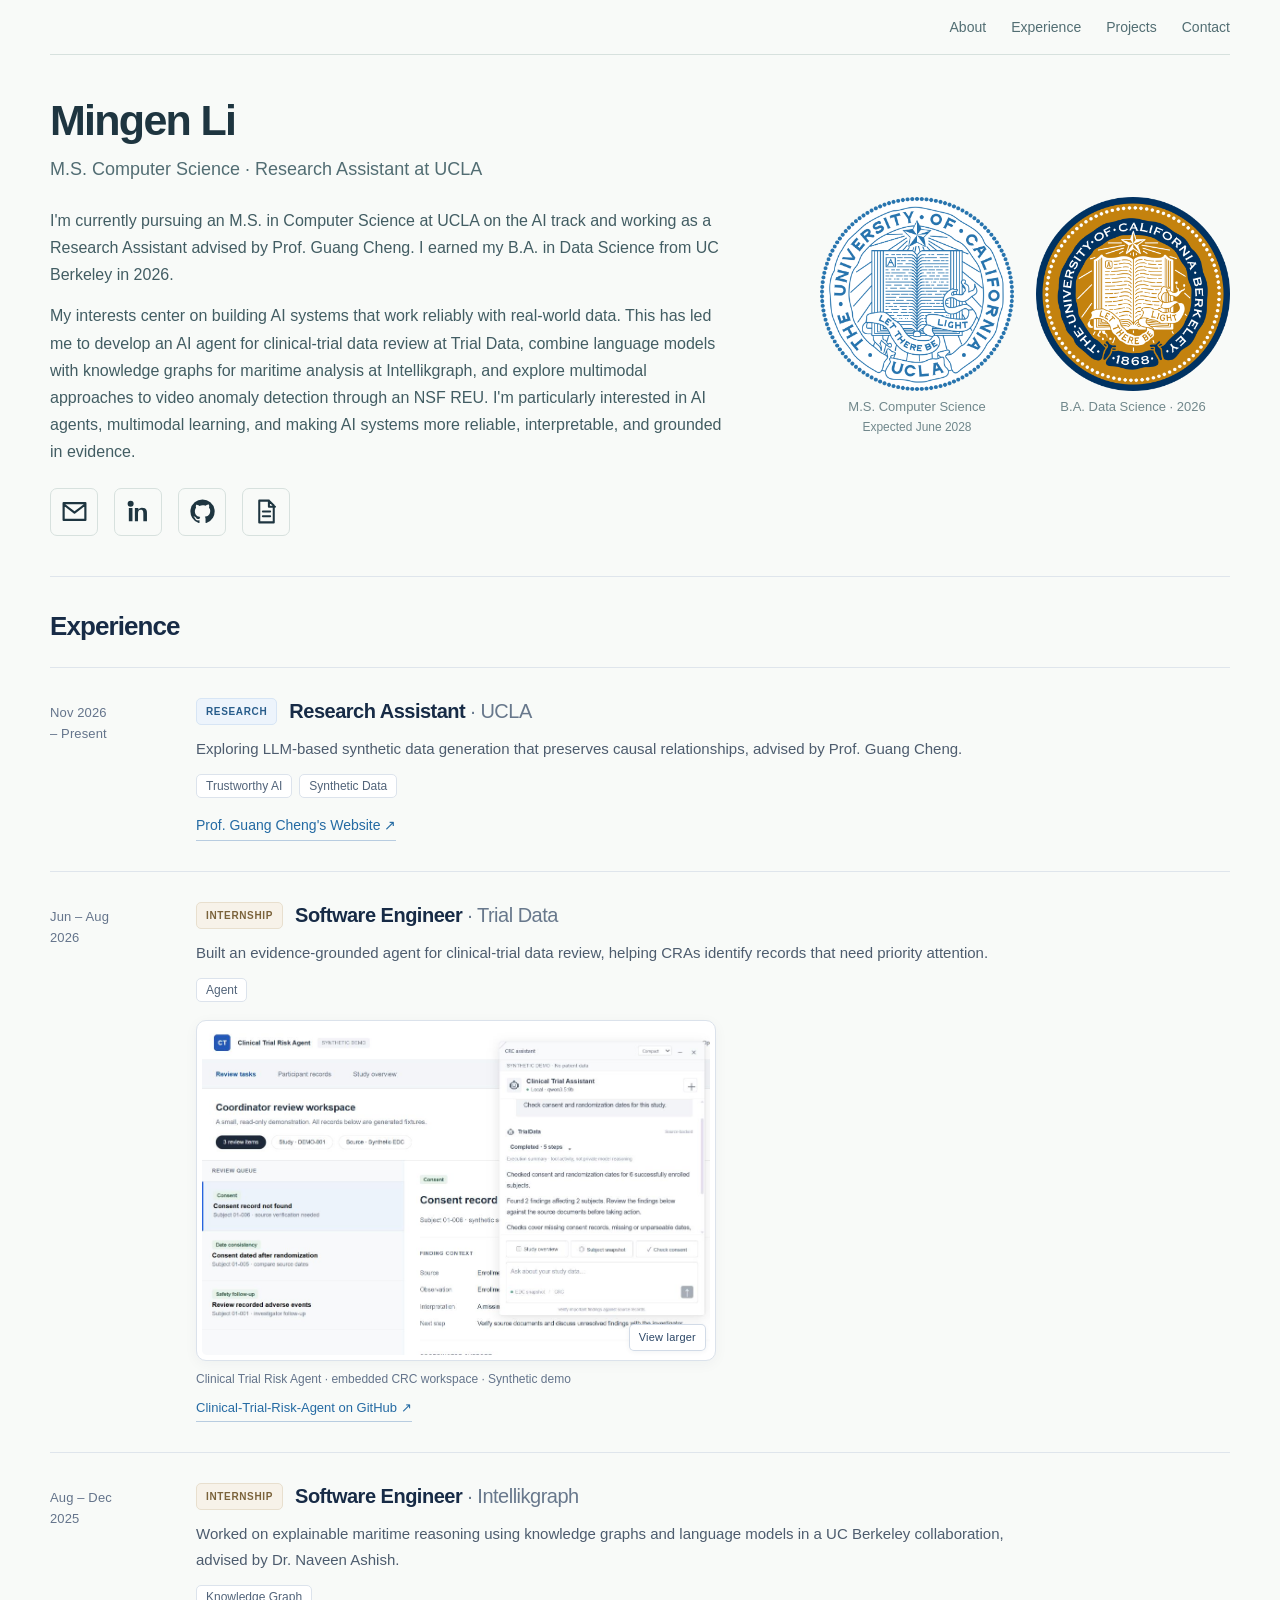
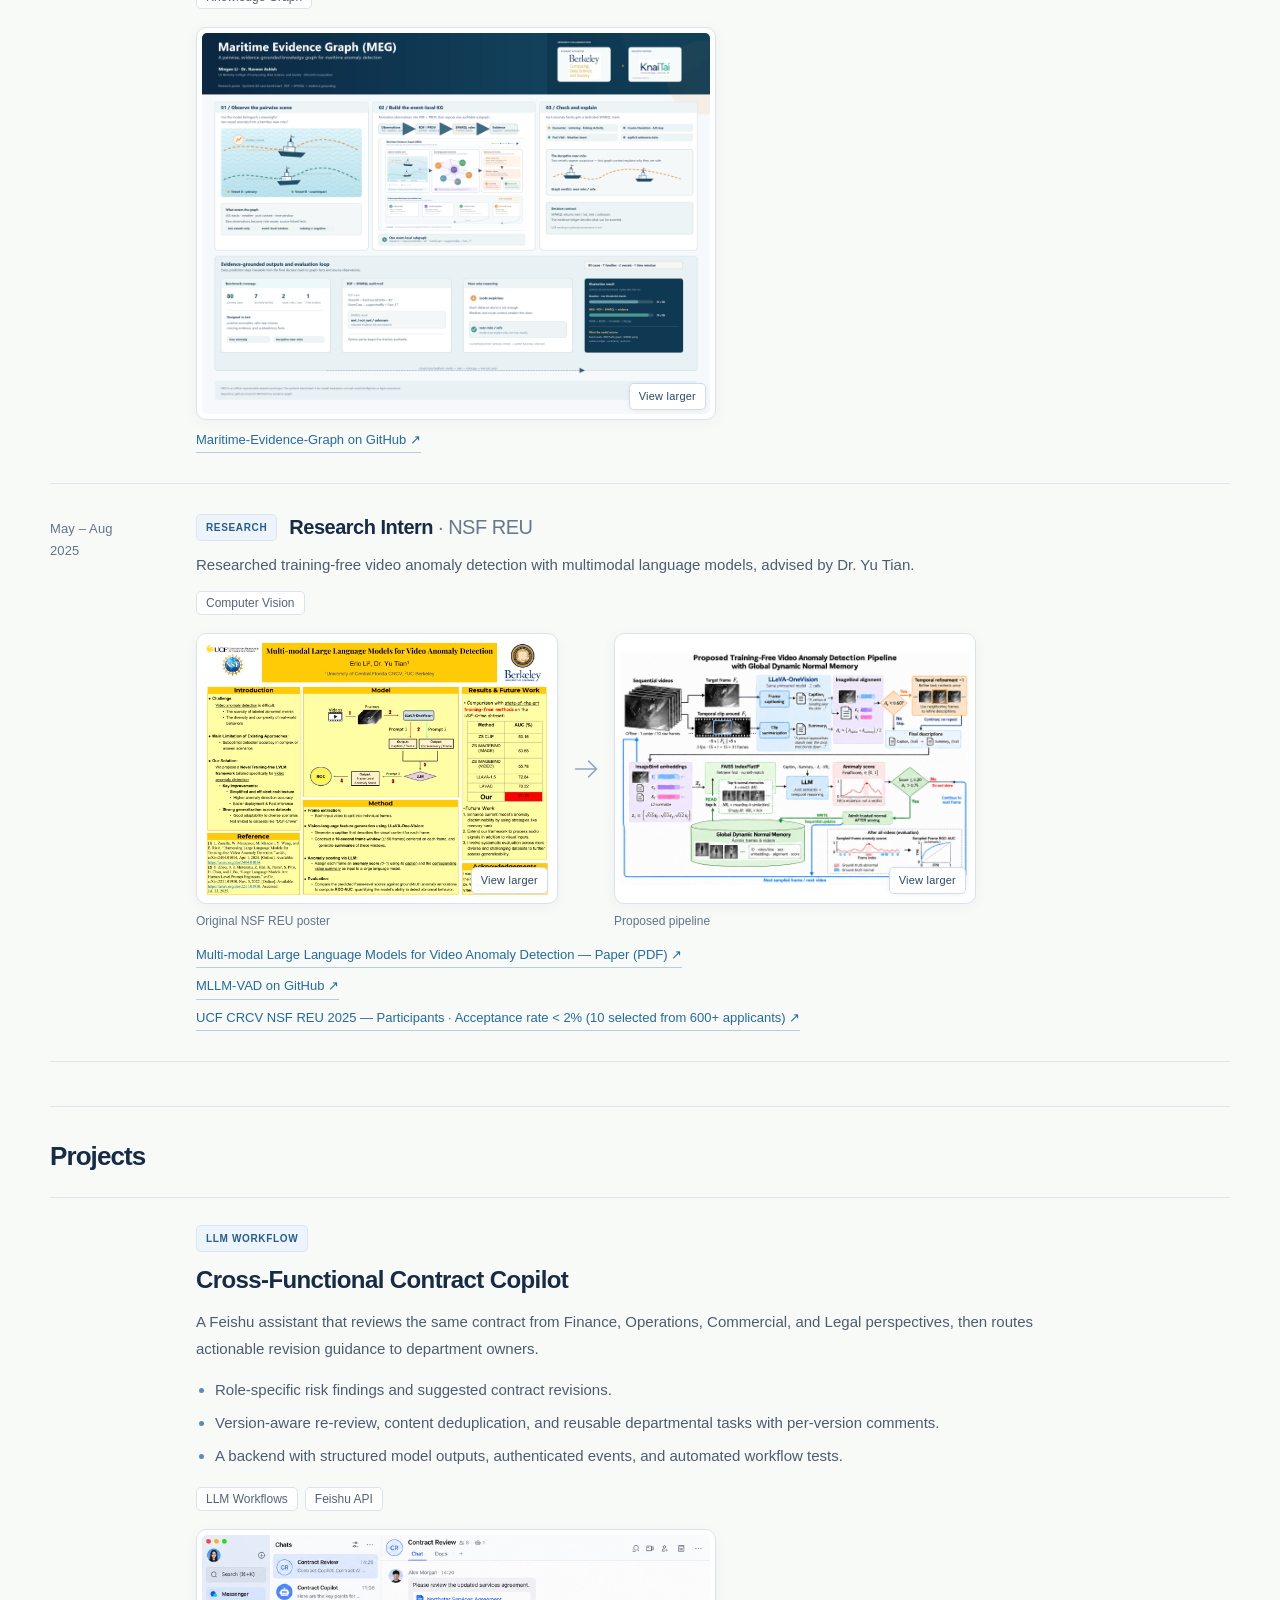
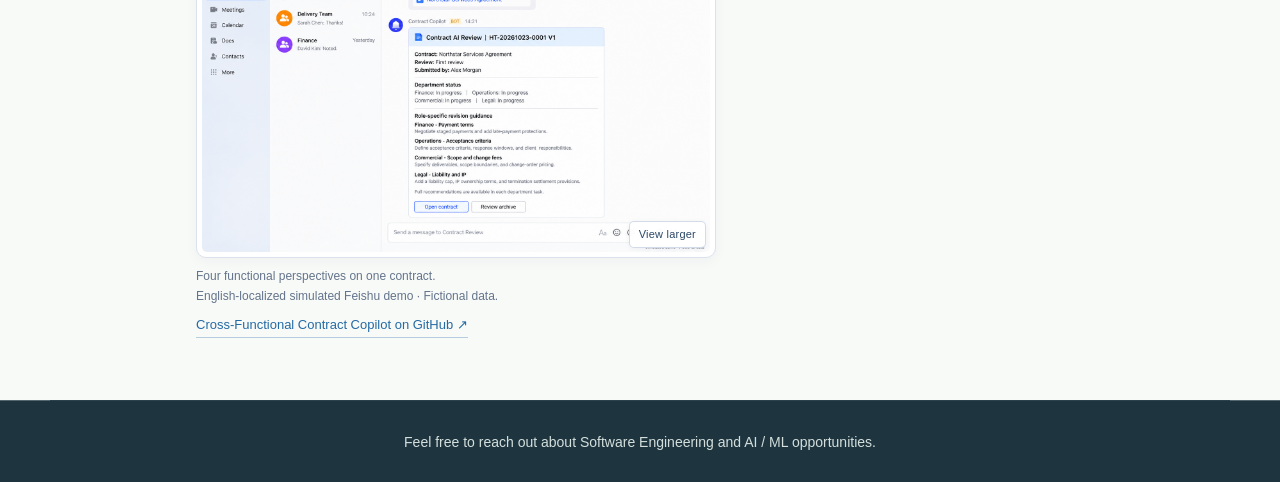
<file: index.html>
<!doctype html>
<html lang="en">
<head>
  <meta charset="utf-8">
  <meta name="viewport" content="width=device-width, initial-scale=1">
  <meta name="theme-color" content="#f8faf8">
  <meta name="description" content="Mingen Li is an M.S. Computer Science student and Research Assistant at UCLA, focused on trustworthy AI and LLM-based synthetic data generation.">
  <meta name="robots" content="index, follow, max-image-preview:large">
  <link rel="canonical" href="https://ericli-88.github.io/">
  <meta property="og:type" content="website">
  <meta property="og:title" content="Mingen Li | AI Research & Engineering">
  <meta property="og:description" content="Mingen Li, UCLA Research Assistant and M.S. Computer Science student. Research interests include trustworthy AI, LLMs, and causally faithful synthetic data generation.">
  <meta property="og:url" content="https://ericli-88.github.io/">
  <title>Mingen Li</title>
  <link rel="stylesheet" href="styles.css?v=20261031-education-date">
  <link rel="stylesheet" href="work-sections.css?v=20261106">
  <script src="script.js" defer></script>
  <script type="application/ld+json">{"@context":"https://schema.org","@type":"Person","name":"Mingen Li","alternateName":"Eric Li","jobTitle":"Research Assistant","url":"https://ericli-88.github.io/","email":"mailto:ericli88@berkeley.edu","sameAs":["https://www.linkedin.com/in/mingen-li/","https://github.com/ericli-88"],"alumniOf":{"@type":"CollegeOrUniversity","name":"University of California, Berkeley"},"affiliation":{"@type":"CollegeOrUniversity","name":"University of California, Los Angeles"},"knowsAbout":["AI agents","Knowledge graphs","Computer vision","Multimodal language models","Trustworthy AI","Causally faithful synthetic data generation"]}</script>
</head>
<body>
  <div class="page">
    <header class="site-header">
      <nav aria-label="Main navigation">
        <a href="#about">About</a>
        <a href="#experience">Experience</a>
        <a href="#projects">Projects</a>
        <a href="#contact">Contact</a>
      </nav>
    </header>

    <main id="top">
      <section class="intro" id="about" aria-labelledby="intro-heading">
        <div class="intro-grid">
          <div class="intro-copy">
            <h1 id="intro-heading">Mingen Li</h1>
            <p class="intro-subtitle">M.S. Computer Science · Research Assistant at UCLA</p>
            <p>I'm currently pursuing an M.S. in Computer Science at UCLA on the AI track and working as a Research Assistant advised by Prof. Guang Cheng. I earned my B.A. in Data Science from UC Berkeley in 2026.</p>
            <p>My interests center on building AI systems that work reliably with real-world data. This has led me to develop an AI agent for clinical-trial data review at Trial Data, combine language models with knowledge graphs for maritime analysis at Intellikgraph, and explore multimodal approaches to video anomaly detection through an NSF REU. I'm particularly interested in AI agents, multimodal learning, and making AI systems more reliable, interpretable, and grounded in evidence.</p>
      <div class="contact-icons" id="contact" aria-label="Contact and profile links">
        <a href="mailto:ericli88@berkeley.edu" aria-label="Email ericli88@berkeley.edu" title="Email"><svg viewBox="0 0 24 24" aria-hidden="true"><path d="M3 5h18v14H3zM3 6l9 7 9-7" fill="none" stroke="currentColor" stroke-width="1.8" stroke-linecap="round" stroke-linejoin="round"/></svg></a>
        <a href="https://www.linkedin.com/in/mingen-li/" target="_blank" rel="noopener noreferrer" aria-label="Mingen Li on LinkedIn" title="LinkedIn"><svg viewBox="0 0 24 24" aria-hidden="true"><path fill="currentColor" d="M5.5 3a2.5 2.5 0 1 0 0 5 2.5 2.5 0 0 0 0-5ZM4 9h3v11H4V9Zm5 0h2.88v1.5h.04c.4-.76 1.39-1.68 2.86-1.68C17.84 8.82 19 10.34 19 13.1V20h-3v-6.12c0-1.46-.03-3.34-2.04-3.34-2.04 0-2.36 1.59-2.36 3.23V20H9V9Z"/></svg></a>
        <a href="https://github.com/ericli-88" target="_blank" rel="noopener noreferrer" aria-label="Mingen Li on GitHub" title="GitHub"><svg viewBox="0 0 24 24" aria-hidden="true"><path fill="currentColor" d="M12 2a10 10 0 0 0-3.16 19.49c.5.09.68-.22.68-.48v-1.69c-2.77.6-3.36-1.18-3.36-1.18-.45-1.15-1.1-1.46-1.1-1.46-.9-.61.07-.6.07-.6 1 .07 1.53 1.03 1.53 1.03.89 1.52 2.34 1.08 2.91.83.09-.65.35-1.08.63-1.33-2.21-.25-4.53-1.1-4.53-4.94 0-1.09.39-1.98 1.03-2.68-.1-.25-.45-1.27.1-2.64 0 0 .84-.27 2.75 1.02A9.56 9.56 0 0 1 12 6.84c.85 0 1.71.11 2.51.34 1.91-1.29 2.75-1.02 2.75-1.02.55 1.37.2 2.39.1 2.64.64.7 1.03 1.59 1.03 2.68 0 3.85-2.32 4.69-4.54 4.94.36.31.68.92.68 1.85v2.74c0 .27.18.58.69.48A10 10 0 0 0 12 2Z"/></svg></a>
        <a href="assets/mingen-li-resume.pdf?v=19a217b6761e" target="_blank" rel="noopener" aria-label="Open Mingen Li's resume PDF" title="Resume"><svg viewBox="0 0 24 24" aria-hidden="true"><path d="M6 3h8l4 4v14H6zM14 3v5h5M9 12h6M9 16h6" fill="none" stroke="currentColor" stroke-width="1.7" stroke-linecap="round" stroke-linejoin="round"/></svg></a>
      </div>
          </div>
          <aside class="intro-side" aria-label="Education">
            <div class="education-marks" aria-label="Education">
              <div class="school-mark"><img class="mark-image" src="assets/ucla-seal.png" alt="UCLA seal" width="1280" height="1280" decoding="async"><span class="school-label">M.S. Computer Science<span class="school-date">Expected June 2028</span></span></div>
              <div class="school-mark"><img class="mark-image" src="assets/berkeley-seal.png" alt="UC Berkeley seal" width="666" height="666" decoding="async"><span class="school-label">B.A. Data Science · 2026</span></div>
            </div>
          </aside>
        </div>
      </section>

      <section class="content-section" id="experience" aria-labelledby="experience-heading">
        <h2 id="experience-heading">Experience</h2>
        <div class="experience-list">
          <article class="experience-row" data-kind="research">
            <div class="date-range">Nov 2026<br>– Present</div>
            <div class="experience-detail">
              <div class="experience-title-line"><span class="experience-type">Research</span><h3>Research Assistant <span>· UCLA</span></h3></div>
              <p>Exploring LLM-based synthetic data generation that preserves causal relationships, advised by Prof. Guang Cheng.</p>
              <div class="keyword-row" aria-label="Focus areas"><span class="keyword-chip">Trustworthy AI</span><span class="keyword-chip">Synthetic Data</span></div>
              <p class="experience-links" style="margin-top:12px"><a class="report-link" href="https://people.stat.ucla.edu/guangcheng/2.html" target="_blank" rel="noopener noreferrer">Prof. Guang Cheng's Website ↗</a></p>
            </div>
          </article>
          <article class="experience-row" data-kind="internship">
            <div class="date-range">Jun – Aug<br>2026</div>
            <div class="experience-detail">
              <div class="experience-title-line"><span class="experience-type">Internship</span><h3>Software Engineer <span>· Trial Data</span></h3></div>
              <p>Built an evidence-grounded agent for clinical-trial data review, helping CRAs identify records that need priority attention.</p>
              <div class="keyword-row" aria-label="Focus area"><span class="keyword-chip">Agent</span></div>
              <figure class="experience-media">
                <button class="media-preview" type="button" data-lightbox-src="assets/trial-data-workspace-chat.jpg" data-lightbox-caption="Clinical Trial Risk Agent · embedded CRC workspace · Synthetic demo" aria-label="Enlarge the Trial Data agent screenshot"><img src="assets/trial-data-workspace-chat.jpg" alt="Clinical Trial Risk Agent main coordinator workspace with a compact assistant window answering a user's consent and randomization date question using synthetic study records" width="1099" height="712" loading="lazy" decoding="async"><span class="zoom-hint" aria-hidden="true">View larger</span></button>
                <figcaption><span>Clinical Trial Risk Agent · embedded CRC workspace · Synthetic demo</span><span class="experience-links"><a href="https://github.com/ericli-88/Clinical-Trial-Risk-Agent" target="_blank" rel="noopener noreferrer">Clinical-Trial-Risk-Agent on GitHub &#8599;</a></span></figcaption>
              </figure>
            </div>
          </article>
          <article class="experience-row" data-kind="internship">
            <div class="date-range">Aug – Dec<br>2025</div>
            <div class="experience-detail">
              <div class="experience-title-line"><span class="experience-type">Internship</span><h3>Software Engineer <span>· Intellikgraph</span></h3></div>
              <p>Worked on explainable maritime reasoning using knowledge graphs and language models in a UC Berkeley collaboration, advised by Dr. Naveen Ashish.</p>
              <div class="keyword-row" aria-label="Focus area"><span class="keyword-chip">Knowledge Graph</span></div>
              <figure class="experience-media">
                <button class="media-preview" type="button" data-lightbox-src="assets/maritime-evidence-graph-poster.png" aria-label="Enlarge the Maritime Evidence Graph poster"><img src="assets/maritime-evidence-graph-poster.png" alt="Maritime Evidence Graph research poster" width="4800" height="3600" loading="lazy" decoding="async"><span class="zoom-hint" aria-hidden="true">View larger</span></button>
                <figcaption class="experience-links maritime-repo-link"><a href="https://github.com/ericli-88/Maritime-Evidence-Graph" target="_blank" rel="noopener noreferrer">Maritime-Evidence-Graph on GitHub ↗</a></figcaption>
              </figure>
            </div>
          </article>
          <article class="experience-row" data-kind="research">
            <div class="date-range">May – Aug<br>2025</div>
            <div class="experience-detail">
              <div class="experience-title-line"><span class="experience-type">Research</span><h3>Research Intern <span>· NSF REU</span></h3></div>
              <p>Researched training-free video anomaly detection with multimodal language models, advised by Dr. Yu Tian.</p>
              <div class="keyword-row" aria-label="Focus area"><span class="keyword-chip">Computer Vision</span></div>
              <figure class="experience-media reu-media" aria-label="Original NSF REU poster and proposed pipeline">
                <div class="reu-gallery">
                  <figure class="reu-figure">
                    <button class="media-preview" type="button" data-lightbox-src="assets/reu-poster.png" data-lightbox-caption="Video Anomaly Detection · Original NSF REU poster (2025)" aria-label="Enlarge the original NSF REU poster"><img src="assets/reu-poster.png" alt="Original yellow NSF REU poster: Multi-modal Large Language Models for Video Anomaly Detection" width="4800" height="3600" loading="lazy" decoding="async"><span class="zoom-hint" aria-hidden="true">View larger</span></button>
                    <figcaption>Original NSF REU poster</figcaption>
                  </figure>
                  <svg class="reu-progression" viewBox="0 0 32 32" role="img" aria-label="From the original REU project to the proposed pipeline"><path d="M4 16h23M19 7l9 9-9 9" fill="none" stroke="currentColor" stroke-width="1.8" stroke-linecap="round" stroke-linejoin="round"/></svg>
                  <figure class="reu-figure">
                    <button class="media-preview" type="button" data-lightbox-src="assets/reu-proposed-pipeline.png" data-lightbox-caption="Proposed Training-Free Video Anomaly Detection Pipeline with Global Dynamic Normal Memory" aria-label="Enlarge the proposed video anomaly detection pipeline"><img src="assets/reu-proposed-pipeline.png" alt="Proposed video anomaly detection architecture with LLaVA-OneVision, ImageBind alignment, one-shot refinement, and global dynamic normal memory" width="1536" height="1024" loading="lazy" decoding="async"><span class="zoom-hint" aria-hidden="true">View larger</span></button>
                    <figcaption>Proposed pipeline</figcaption>
                  </figure>
                </div>
                <figcaption class="experience-links reu-links"><a href="assets/ov-lavad-paper.pdf" target="_blank" rel="noopener">Multi-modal Large Language Models for Video Anomaly Detection — Paper (PDF) ↗</a><a href="https://github.com/ericli-88/MLLM-VAD" target="_blank" rel="noopener noreferrer">MLLM-VAD on GitHub ↗</a><a href="https://www.crcv.ucf.edu/nsf-projects/reu/reu-2025/#reu-2025-participants" target="_blank" rel="noopener noreferrer">UCF CRCV NSF REU 2025 — Participants · Acceptance rate &lt; 2% (10 selected from 600+ applicants) ↗</a></figcaption>
              </figure>
            </div>
          </article>
        </div>
      </section>

      <section class="content-section projects-section" id="projects" aria-labelledby="projects-heading">
        <h2 id="projects-heading">Projects</h2>
        <article class="project-card" aria-labelledby="contract-copilot-heading">
          <div class="project-copy">
            <span class="experience-type">LLM Workflow</span>
            <h3 id="contract-copilot-heading">Cross-Functional Contract Copilot</h3>
            <p>A Feishu assistant that reviews the same contract from Finance, Operations, Commercial, and Legal perspectives, then routes actionable revision guidance to department owners.</p>
            <ul class="project-highlights">
              <li>Role-specific risk findings and suggested contract revisions.</li>
              <li>Version-aware re-review, content deduplication, and reusable departmental tasks with per-version comments.</li>
              <li>A backend with structured model outputs, authenticated events, and automated workflow tests.</li>
            </ul>
            <div class="keyword-row" aria-label="Project technologies"><span class="keyword-chip">LLM Workflows</span><span class="keyword-chip">Feishu API</span></div>
          </div>
          <figure class="project-media experience-media">
            <button class="media-preview" type="button" data-lightbox-src="assets/contract-copilot-feishu.png" data-lightbox-caption="Cross-Functional Contract Copilot · English-localized simulated Feishu desktop demo with fictional data" aria-label="Enlarge the Contract Copilot Feishu demo"><img src="assets/contract-copilot-feishu.png" alt="English-localized Feishu desktop demo showing Contract Copilot recommending contract revisions for Finance, Operations, Commercial, and Legal in a group chat" width="1586" height="992" loading="lazy" decoding="async"><span class="zoom-hint" aria-hidden="true">View larger</span></button>
            <figcaption><span>Four functional perspectives on one contract.<br>English-localized simulated Feishu demo · Fictional data.</span><span class="experience-links"><a href="https://github.com/ericli-88/cross-functional-contract-copilot" target="_blank" rel="noopener noreferrer">Cross-Functional Contract Copilot on GitHub ↗</a></span></figcaption>
          </figure>
        </article>
      </section>

    </main>

    <footer>

      <p>Feel free to reach out about Software Engineering and AI / ML opportunities.</p>
    </footer>
  </div>
  <dialog class="lightbox" id="media-lightbox" aria-labelledby="lightbox-caption">
    <button class="lightbox-close" type="button" aria-label="Close image viewer">×</button>
    <figure>
      <div class="lightbox-toolbar" aria-label="Image zoom controls">
        <button type="button" data-zoom="out" aria-label="Zoom out">−</button>
        <label class="zoom-input"><input id="zoom-level" type="number" min="50" max="800" step="10" value="100" inputmode="numeric" aria-label="Zoom percentage"><span aria-hidden="true">%</span></label>
        <button type="button" data-zoom="in" aria-label="Zoom in">+</button>
        <button class="zoom-reset" type="button" data-zoom="reset">Reset</button>
      </div>
      <div class="lightbox-stage" id="lightbox-stage" aria-label="Zoomable image. Use the controls, mouse wheel, or double click to zoom; drag to inspect details.">
        <img id="lightbox-image" alt="" draggable="false">
      </div>
      <figcaption id="lightbox-caption"></figcaption>
    </figure>
  </dialog>
</body>
</html>
</file>
<file: styles.css>
:root{--bg:#f8faf8;--ink:#1e3540;--muted:#70878b;--line:#d7e1de;--link:#286f7a}*{box-sizing:border-box}html{scroll-behavior:smooth}body{margin:0;background:var(--bg);color:var(--ink);font-family:Arial,Helvetica,sans-serif;-webkit-font-smoothing:antialiased}a{color:var(--link);text-decoration:none}a:hover{text-decoration:underline}.page{width:min(100% - 48px,940px);margin:0 auto}.site-header{display:flex;align-items:center;justify-content:space-between;gap:24px;padding:29px 0;border-bottom:1px solid var(--line)}.site-name{font-size:18px;font-weight:700;color:var(--ink)}.site-header nav{display:flex;flex-wrap:wrap;gap:25px}.site-header nav a{font-size:14px;color:#526e73}.intro{padding:66px 0 64px}.intro h1{font-size:43px;letter-spacing:-.04em;line-height:1.1;margin:0 0 10px}.intro-subtitle{font-size:18px!important;color:#526d73!important;margin:0 0 25px!important}.intro>p{max-width:750px;font-size:17px;line-height:1.75;color:#425d63;margin:0 0 15px}.intro .internship-note{font-size:15px;color:#517780;margin-top:18px}.intro-links{display:flex;flex-wrap:wrap;gap:23px;margin-top:25px;font-size:15px}.intro-links a,.report-link{border-bottom:1px solid #9ebabe;padding-bottom:3px}.content-section{border-top:1px solid var(--line);padding:42px 0 51px}.content-section h2{font-size:26px;letter-spacing:-.025em;margin:0 0 25px}.experience-list{border-top:1px solid var(--line)}.experience-row{display:grid;grid-template-columns:95px minmax(0,1fr) 90px;gap:20px;border-bottom:1px solid var(--line);padding:26px 0}.year{color:#678d90;font-size:15px;font-weight:700;padding-top:4px}.experience-detail h3{font-size:20px;letter-spacing:-.025em;margin:0 0 12px}.experience-detail h3 span{font-weight:400;color:#688085}.experience-detail p{font-size:15px;line-height:1.65;color:#6c8184;margin:0;max-width:685px}.category{color:#889ca0;font-size:13px;text-align:right;padding-top:5px}.research-section{padding-bottom:56px}.research-heading{display:flex;justify-content:space-between;align-items:start;gap:30px;margin-bottom:24px}.research-heading h3{font-size:20px;line-height:1.35;margin:0 0 7px}.research-heading p{font-size:14px;color:var(--muted);margin:0}.report-link{white-space:nowrap;font-size:14px;margin-top:4px}.poster{margin:0}.poster>a{display:block;border:1px solid var(--line);background:#fff;line-height:0}.poster img{display:block;width:100%;height:auto}.poster figcaption{color:#819396;font-size:12px;margin-top:10px}footer{display:flex;justify-content:space-between;gap:20px;border-top:1px solid var(--line);padding:26px 0 42px;color:#8ca0a2;font-size:13px}section[id],footer[id]{scroll-margin-top:20px}@media(max-width:700px){.page{width:min(100% - 34px,940px)}.site-header{align-items:start;flex-direction:column;gap:19px}.site-header nav{gap:15px}.site-header nav a{font-size:13px}.intro{padding:49px 0 55px}.intro h1{font-size:37px}.intro-subtitle{font-size:16px!important}.intro>p{font-size:15px}.content-section{padding:35px 0 42px}.content-section h2{font-size:24px}.experience-row{grid-template-columns:53px minmax(0,1fr);gap:12px;padding:23px 0}.experience-detail h3{font-size:18px}.experience-detail p{font-size:14px}.category{display:none}.research-heading{display:block}.research-heading h3{font-size:18px}.report-link{display:inline-block;margin-top:18px}footer{flex-direction:column;gap:8px}}
.poster-intro{margin:-13px 0 25px;color:var(--muted);font-size:13px}.poster-grid{display:grid;grid-template-columns:repeat(2,minmax(0,1fr));gap:30px}.poster-item{min-width:0}.poster-item h3{font-size:18px;line-height:1.35;margin:0 0 6px}.poster-item>p{font-size:13px;color:var(--muted);margin:0 0 15px}.poster-image{display:block;border:1px solid var(--line);background:#fff;line-height:0}.poster-image:hover{border-color:#8bb1b4}.poster-image img{display:block;width:100%;height:auto}.poster-item .report-link{display:inline-block;margin-top:13px;font-size:13px;white-space:normal}.research-section{padding-bottom:52px}
@media(max-width:700px){.poster-grid{grid-template-columns:1fr;gap:37px}.poster-item h3{font-size:17px}.poster-item .report-link{margin-top:12px}}

/* Education, contact icons, and work samples live with their relevant sections. */
.education-marks{display:flex;flex-wrap:wrap;gap:24px;margin:27px 0 0}
.school-mark{display:flex;flex-direction:column;align-items:center;gap:7px;min-width:0;text-align:center}
.mark-image{display:block;width:100%;height:auto;aspect-ratio:1;object-fit:contain}
.school-label{font-size:12px;color:var(--muted)}
.intro-links{align-items:center;gap:12px;margin-top:28px}
.intro-links .icon-link{display:inline-flex;align-items:center;gap:8px;min-height:39px;padding:7px 11px;border:1px solid var(--line);border-radius:4px;color:var(--ink);font-size:13px;white-space:nowrap}
.intro-links a.icon-link:hover{border-color:#8bb1b4;background:#eef5f3;text-decoration:none}
.icon-link svg{width:21px;height:21px;flex:none}
.intro-links .icon-placeholder{color:#8ba0a3;cursor:default}
.intro-links .resume-link{margin-left:5px;font-size:13px;white-space:nowrap}
.experience-media{margin:21px 0 0;max-width:640px}
.experience-media>a{display:block;line-height:0;border:1px solid var(--line);background:#fff}
.experience-media>a:hover{border-color:#8bb1b4}
.experience-media img{display:block;width:100%;height:auto}
.experience-media figcaption{display:flex;align-items:baseline;justify-content:space-between;flex-wrap:wrap;gap:7px 18px;margin-top:9px;font-size:12px;line-height:1.5;color:#819396}
.experience-media figcaption a{font-size:13px;border-bottom:1px solid #9ebabe;padding-bottom:2px}
.experience-links{display:flex;flex-wrap:wrap;justify-content:flex-end;gap:7px 16px}
.experience-media figcaption.maritime-repo-link{justify-content:flex-end}
@media(max-width:700px){.education-marks{gap:16px}.mark-image{width:155px;height:89px}.school-label{font-size:11px}.intro-links{gap:9px}.intro-links .icon-link{font-size:12px}.intro-links .resume-link{margin-left:0}.experience-media{margin-top:18px}}
@media(max-width:390px){.mark-image{width:137px;height:78px}}

/* Denser desktop composition: biography on the left, education and links on the right. */
.page{width:min(100% - 64px,1180px)}
.site-header{padding:19px 0}
.intro{padding:42px 0 40px}
.intro-grid{display:grid;grid-template-columns:minmax(0,1.35fr) minmax(390px,.9fr);gap:64px;align-items:start}
.intro-copy>p{max-width:680px;font-size:16px;line-height:1.7;color:#425d63;margin:0 0 14px}
.intro-copy .intro-subtitle{font-size:18px!important;margin:0 0 22px!important}
.intro-copy .internship-note{font-size:15px;margin-top:17px}
.intro-side{padding-top:5px}
.education-marks{display:grid;grid-template-columns:repeat(2,minmax(0,1fr));gap:18px;margin:0}
.school-mark{gap:7px}
.mark-image{width:100%;height:auto;aspect-ratio:1}
.intro-links{display:grid;grid-template-columns:repeat(2,minmax(0,1fr));gap:10px;margin-top:22px}
.intro-links .email-link{grid-column:1/-1}
.intro-links .icon-link{justify-content:flex-start;width:100%;min-height:40px;padding:8px 10px}
.content-section{padding:34px 0 44px}
.experience-row{grid-template-columns:82px minmax(0,1fr) 88px;gap:22px;padding:28px 0}
.experience-detail p{max-width:850px}
.experience-media{max-width:860px;margin-top:19px}
footer{display:flex;flex-direction:column;align-items:center;justify-content:center;gap:15px;margin-top:18px;padding:34px 0 32px;border:0;background:var(--ink);box-shadow:0 0 0 100vmax var(--ink);clip-path:inset(0 -100vmax);color:#e7efed}
.contact-icons{display:flex;align-items:center;justify-content:center;gap:19px}
.contact-icons a,.contact-icons>span{display:grid;place-items:center;width:48px;height:48px;border:1px solid rgba(255,255,255,.24);border-radius:7px;color:#f8faf8}
.contact-icons a:hover{background:rgba(255,255,255,.1);border-color:rgba(255,255,255,.55);text-decoration:none}
.contact-icons>span{color:#91a4a5;cursor:default}
.contact-icons svg{width:29px;height:29px}
footer p{margin:0;color:#d4dfdc;font-size:14px}
@media(max-width:900px){.page{width:min(100% - 40px,760px)}.intro{padding:38px 0 36px}.intro-grid{grid-template-columns:1fr;gap:30px}.intro-copy>p{max-width:720px}.intro-side{padding-top:0}.education-marks{max-width:470px}.intro-links{max-width:470px}.experience-row{grid-template-columns:64px minmax(0,1fr) 78px;gap:16px}.experience-media{max-width:none}}
@media(max-width:700px){.page{width:min(100% - 30px,940px)}.site-header{padding:18px 0}.intro{padding:34px 0 32px}.intro-grid{gap:26px}.intro-copy>p{font-size:15px}.education-marks{gap:12px}.mark-image{width:100%;height:auto}.intro-links{grid-template-columns:1fr 1fr;gap:8px;margin-top:18px}.intro-links .email-link{grid-column:1/-1}.content-section{padding:30px 0 36px}.experience-row{grid-template-columns:49px minmax(0,1fr);gap:11px;padding:23px 0}footer{margin-top:8px;padding:29px 0 27px}.contact-icons{gap:13px}.contact-icons a,.contact-icons>span{width:44px;height:44px}.contact-icons svg{width:26px;height:26px}footer p{font-size:13px;text-align:center}}

/* Revised intro, experience labels, and in-page media viewer. */
.site-header{justify-content:flex-end}
.intro-grid{grid-template-columns:minmax(0,1.5fr) 410px;gap:60px;align-items:center}
.intro-side{padding-top:0}
.education-marks{grid-template-columns:repeat(2,minmax(0,1fr));gap:22px;max-width:410px;margin:0 0 0 auto}
.school-mark{gap:8px}
.school-label{font-size:13px}
.experience-row{grid-template-columns:118px minmax(0,1fr);gap:28px;padding:30px 0}
.date-range{padding-top:4px;color:#678d90;font-size:14px;font-weight:700;line-height:1.45;letter-spacing:.01em}
.experience-title-line{display:flex;align-items:center;gap:12px;flex-wrap:wrap;margin-bottom:11px}
.experience-title-line h3{margin:0}
.experience-type{display:inline-flex;align-items:center;min-height:27px;padding:5px 9px;border:1px solid #a9c5c3;border-radius:999px;background:#eef6f3;color:#356e72;font-size:11px;font-weight:700;letter-spacing:.075em;text-transform:uppercase}
.keyword-row{display:flex;gap:8px;margin-top:12px}
.keyword-chip{display:inline-block;padding:5px 10px;border-left:3px solid #2e7880;background:#e9f3f1;color:#285d64;font-size:12px;font-weight:700;letter-spacing:.01em}
.experience-media{width:min(100%,520px);max-width:520px;margin-top:18px}
.media-preview{position:relative;display:block;width:100%;padding:0;border:1px solid var(--line);background:#fff;color:inherit;font:inherit;line-height:0;text-align:left;cursor:zoom-in;overflow:hidden}
.media-preview:hover,.media-preview:focus-visible{border-color:#5f9296;outline:none;box-shadow:0 0 0 3px rgba(63,122,128,.12)}
.media-preview img{display:block;width:100%;height:auto}
.zoom-hint{position:absolute;right:9px;bottom:9px;padding:7px 9px;border-radius:4px;background:rgba(23,48,58,.86);color:#fff;font-size:11px;line-height:1;letter-spacing:.02em}
.experience-media figcaption{align-items:flex-start}
.lightbox{width:min(94vw,1180px);max-height:92vh;padding:48px 24px 20px;border:0;border-radius:8px;background:#f8faf8;box-shadow:0 24px 80px rgba(0,0,0,.35);overflow:auto}
.lightbox::backdrop{background:rgba(11,25,31,.78);backdrop-filter:blur(2px)}
.lightbox figure{margin:0}
.lightbox-toolbar{display:flex;align-items:center;justify-content:center;gap:8px;margin:-35px 46px 10px}
.lightbox-toolbar button{flex:none;min-width:34px;height:32px;padding:0 10px;border:1px solid var(--line);border-radius:5px;background:#fff;color:var(--ink);font:700 16px/1 Arial,sans-serif;cursor:pointer}
.lightbox-toolbar button:hover,.lightbox-toolbar button:focus-visible{background:#e9f3f1;outline:none}
.lightbox-toolbar button:disabled{opacity:.4;cursor:default}
.lightbox-toolbar .zoom-reset{font-size:12px;font-weight:600}
.zoom-input{position:relative;display:flex;flex:none;align-items:center;width:78px;height:32px;border:1px solid var(--line);border-radius:5px;background:#fff;color:#536d72;overflow:hidden}
.zoom-input:focus-within{border-color:#5f9296;box-shadow:0 0 0 3px rgba(63,122,128,.12)}
#zoom-level{width:100%;height:30px;padding:0 23px 0 8px;border:0;background:transparent;color:var(--ink);font:600 12px/1 Arial,sans-serif;text-align:right;outline:none;-moz-appearance:textfield}
#zoom-level::-webkit-inner-spin-button,#zoom-level::-webkit-outer-spin-button{-webkit-appearance:none;margin:0}
.zoom-input span{position:absolute;right:8px;font-size:12px;pointer-events:none}
.lightbox-stage{display:grid;place-items:center;width:100%;height:min(72vh,760px);overflow:hidden;border:1px solid var(--line);background:#edf2f0;cursor:zoom-in;touch-action:none}
.lightbox-stage.is-zoomed{cursor:grab}
.lightbox-stage.is-dragging{cursor:grabbing}
.lightbox img{display:block;max-width:100%;max-height:100%;margin:0;object-fit:contain;transform-origin:center center;transition:transform .14s ease;user-select:none;-webkit-user-drag:none}
.lightbox-stage.is-dragging img{transition:none}
.lightbox figcaption{margin-top:12px;color:#536d72;font-size:13px;text-align:center}
.lightbox-close{position:absolute;top:10px;right:13px;display:grid;place-items:center;width:34px;height:34px;padding:0;border:1px solid var(--line);border-radius:50%;background:#fff;color:var(--ink);font:400 26px/1 Arial,sans-serif;cursor:pointer}
.lightbox-close:hover,.lightbox-close:focus-visible{background:#e9f3f1;outline:none}
body:has(.lightbox[open]){overflow:hidden}

@media(max-width:900px){
  .intro-grid{grid-template-columns:1fr;gap:28px;align-items:start}
  .education-marks{grid-template-columns:repeat(2,minmax(0,1fr));max-width:520px;margin-left:0}
  .experience-row{grid-template-columns:104px minmax(0,1fr);gap:20px}
}
@media(max-width:700px){
  .site-header{align-items:center;flex-direction:row;justify-content:flex-end;gap:0}
  .education-marks{gap:12px}
  .school-label{font-size:11px}
  .experience-row{grid-template-columns:1fr;gap:9px;padding:25px 0}
  .date-range{padding-top:0}
  .experience-title-line{gap:9px;margin-bottom:10px}
  .experience-type{min-height:25px;padding:4px 8px;font-size:10px}
  .experience-media{width:min(100%,500px)}
  .experience-links{width:100%;justify-content:flex-start}
  .experience-media figcaption.maritime-repo-link{justify-content:flex-start}
  .lightbox{width:96vw;padding:46px 12px 16px}
  .lightbox-toolbar{margin:-35px 38px 10px}
  .lightbox-stage{height:72vh}
}
@media(max-width:360px){.lightbox-toolbar{justify-content:flex-start;flex-wrap:wrap;gap:6px;margin:-35px 42px 10px 0}}

/* Project content shares the Experience content column and media dimensions. */
.project-card{display:grid;grid-template-columns:minmax(0,1fr);gap:0;padding:27px 0 0 146px;border-top:1px solid var(--line)}
.project-copy h3{margin:13px 0 14px;font-size:24px;line-height:1.25;letter-spacing:-.025em}
.project-copy>p,.project-highlights{font-size:15px;line-height:1.7;color:#6c8184;max-width:850px}
.project-copy>p{margin:0}
.project-highlights{margin:15px 0 17px;padding-left:19px}
.project-highlights li+li{margin-top:7px}
.project-copy .keyword-row{flex-wrap:wrap;gap:8px}
.experience-links{width:100%;justify-content:flex-start}
.experience-media figcaption.maritime-repo-link{justify-content:flex-start}
@media(max-width:900px){.project-copy h3{font-size:23px}}
@media(max-width:700px){.project-card{padding:23px 0 0}.project-copy h3{font-size:22px}.project-copy>p,.project-highlights{font-size:14px}}

/* Contact shortcuts sit below the internship note in the introduction. */
.intro-copy .contact-icons{justify-content:flex-start;gap:16px;margin-top:22px}
.intro-copy .contact-icons a{border-color:var(--line);color:var(--ink)}
.intro-copy .contact-icons a:hover,.intro-copy .contact-icons a:focus-visible{background:#e9f3f1;border-color:#5f9296;outline:2px solid #5f9296;outline-offset:3px}
.school-date{display:block;margin-top:5px;font-size:.92em;line-height:1.4;white-space:nowrap}

/* Keep the original REU poster beside the proposed architecture. */
.experience-media.reu-media{width:min(100%,780px);max-width:780px}
.reu-gallery{display:grid;grid-template-columns:minmax(0,1fr) 28px minmax(0,1fr);gap:14px;align-items:start}
.reu-figure{min-width:0;margin:0}
.reu-gallery .media-preview{aspect-ratio:4/3}
.reu-gallery .media-preview img{width:100%;height:100%;object-fit:contain}
.reu-figure figcaption{margin-top:8px}
.reu-progression{display:block;width:28px;height:28px;align-self:center;margin-bottom:26px;color:var(--link)}
.experience-media figcaption.reu-links{flex-direction:column;align-items:flex-start;gap:7px;margin-top:12px}
@media(max-width:700px){
  .reu-gallery{grid-template-columns:minmax(0,1fr) 22px minmax(0,1fr);gap:8px}
  .reu-progression{width:22px;height:22px}
  .reu-gallery .zoom-hint{right:5px;bottom:5px;padding:5px 6px;font-size:10px}
  .reu-figure figcaption{font-size:11px}
}
</file>
<file: work-sections.css>
/* Work sections only: the introduction, navigation, and footer retain their design. */
:is(#experience, #projects) {
  --work-ink: #172b46;
  --work-copy: #4d5c6e;
  --work-muted: #64748b;
  --work-line: #dfe5ec;
  --work-blue: #246aa3;
  border-color: var(--work-line);
  color: var(--work-ink);
}

:is(#experience, #projects) h2 {
  color: var(--work-ink);
  letter-spacing: -.035em;
}

#experience .experience-list,
#experience .experience-row,
#projects .project-card {
  border-color: var(--work-line);
}

#experience .date-range {
  color: var(--work-muted);
  font-size: 13px;
  font-weight: 500;
  line-height: 1.65;
  font-variant-numeric: tabular-nums;
}

:is(#experience, #projects) h3 {
  color: var(--work-ink);
}

#experience .experience-detail h3 span {
  color: #68788c;
}

#experience .experience-detail p,
#projects .project-copy > p,
#projects .project-highlights {
  color: var(--work-copy);
  line-height: 1.75;
}

:is(#experience, #projects) .experience-type {
  border: 1px solid #d7e5f5;
  border-radius: 5px;
  background: #edf4fc;
  color: #285d8b;
  font-size: 10px;
  font-weight: 600;
  letter-spacing: .065em;
}

#experience [data-kind="internship"] .experience-type {
  border-color: #e8dfce;
  background: #f7f2e9;
  color: #7b633b;
}

:is(#experience, #projects) .keyword-row {
  flex-wrap: wrap;
  gap: 7px;
}

:is(#experience, #projects) .keyword-chip {
  border: 1px solid #dce3ec;
  border-radius: 5px;
  padding: 4px 9px;
  background: #fff;
  color: #52647a;
  font-weight: 500;
  letter-spacing: 0;
}

:is(#experience, #projects) .media-preview {
  border: 1px solid #dbe2eb;
  border-radius: 10px;
  padding: 5px;
  background: #fff;
  box-shadow: 0 3px 14px rgba(24, 47, 76, .045);
  transition: border-color .18s ease, box-shadow .18s ease;
}

:is(#experience, #projects) .media-preview img {
  border-radius: 5px;
}

:is(#experience, #projects) .media-preview:hover,
:is(#experience, #projects) .media-preview:focus-visible {
  border-color: #8cafd0;
  box-shadow: 0 5px 20px rgba(24, 47, 76, .09);
  outline: 2px solid #b7d3ed;
  outline-offset: 3px;
}

:is(#experience, #projects) .zoom-hint {
  border: 1px solid rgba(199, 211, 225, .8);
  border-radius: 5px;
  background: rgba(255, 255, 255, .96);
  color: #2d4868;
  font-weight: 500;
  box-shadow: 0 1px 5px rgba(24, 47, 76, .06);
}

:is(#experience, #projects) .experience-media figcaption {
  color: var(--work-muted);
  line-height: 1.65;
}

:is(#experience, #projects) a {
  color: var(--work-blue);
  text-decoration: none;
  border-bottom-color: #b8cce0;
  line-height: 1.65;
}

:is(#experience, #projects) a:hover {
  color: #174c7a;
  border-bottom-color: #246aa3;
  text-decoration: underline;
  text-underline-offset: 4px;
}

:is(#experience, #projects) a:focus-visible {
  outline: 2px solid #8cafd0;
  outline-offset: 4px;
  border-radius: 2px;
}

#experience .reu-progression {
  color: #91a5bd;
}

#projects .project-highlights li::marker {
  color: #608bb1;
}

@media (prefers-reduced-motion: reduce) {
  :is(#experience, #projects) .media-preview {
    transition: none;
  }
}
</file>
